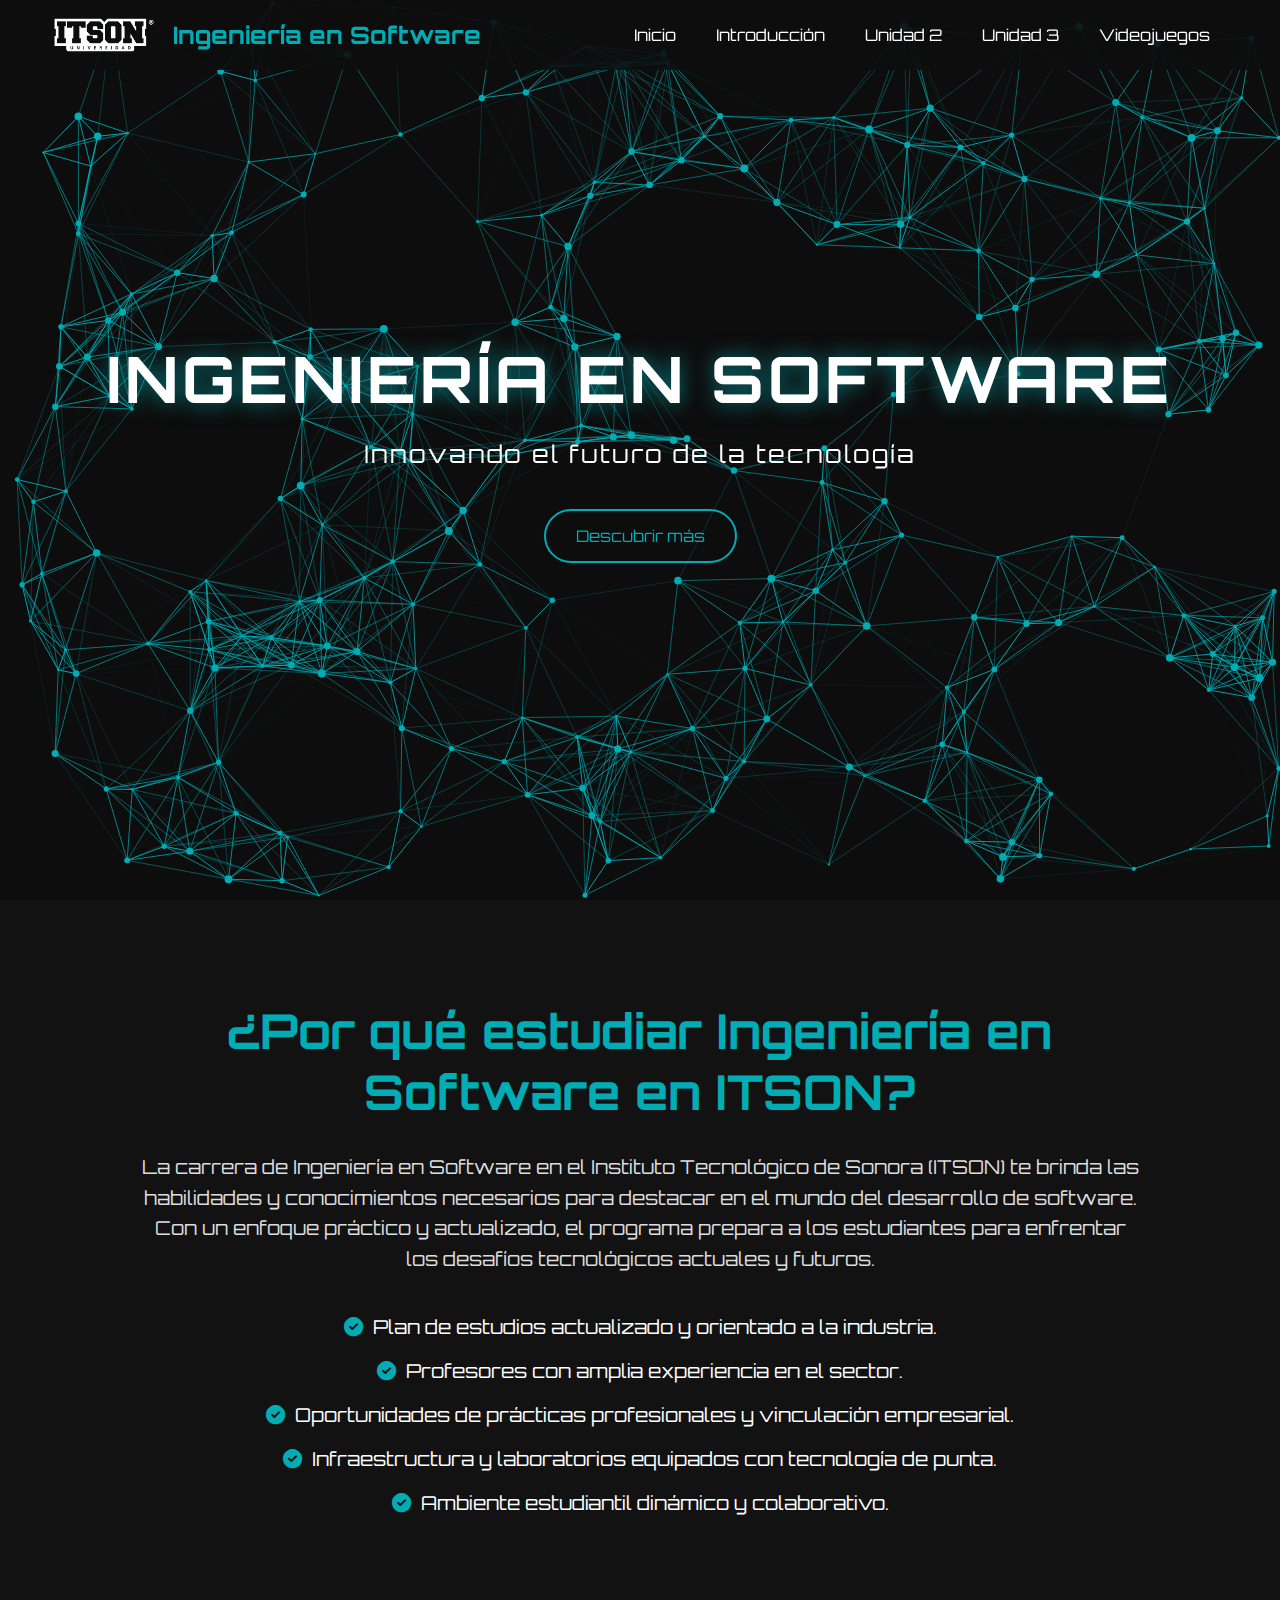
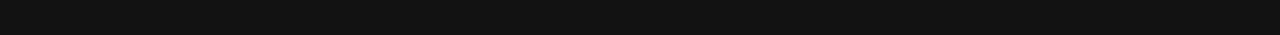
<file: index.html>
<!DOCTYPE html>
<html lang="es">
<head>
    <meta charset="UTF-8">
    <title>Ingeniería en Software - ITSON</title>
    <meta name="viewport" content="width=device-width, initial-scale=1.0">
    <!-- Enlaces a hojas de estilo y fuentes -->
    <link rel="stylesheet" href="css/Styles.css">
    <link rel="preconnect" href="https://fonts.googleapis.com">
    <!-- Fuente personalizada -->
    <link href="https://fonts.googleapis.com/css2?family=Orbitron:wght@500;700&display=swap" rel="stylesheet">
    <!-- Iconos -->
    <link rel="stylesheet" href="https://cdnjs.cloudflare.com/ajax/libs/font-awesome/6.0.0-beta3/css/all.min.css" />
</head>
<body>
    <!-- Menú de navegación -->
    <nav>
        <div class="logo">
            <img src="img/ItsonLogo.png" alt="Logo ITSON">
            Ingeniería en Software
        </div>
        <ul class="nav-links">
            <li><a href="#inicio" class="active">Inicio</a></li>
            <li><a href="Unidad1.html">Introducción</a></li>
            <li><a href="#unidad2">Unidad 2</a></li>
            <li><a href="#unidad3">Unidad 3</a></li>
            <li><a href="#videojuegos">Videojuegos</a></li>
        </ul>
        <div class="burger">
            <i class="fas fa-bars"></i>
        </div>
    </nav>

    <!-- Sección de inicio -->
    <section id="inicio" class="hero">
        <div class="hero-content">
            <h1>Ingeniería en Software</h1>
            <p>Innovando el futuro de la tecnología</p>
            <a href="#presentacion" class="btn">Descubrir más</a>
        </div>
        <!-- Canvas para el fondo animado -->
        <canvas id="backgroundCanvas"></canvas>
    </section>

    <!-- Sección de presentación -->
    <section id="presentacion" class="presentacion">
        <div class="container">
            <h2>¿Por qué estudiar Ingeniería en Software en ITSON?</h2>
            <p>
                La carrera de Ingeniería en Software en el Instituto Tecnológico de Sonora (ITSON) te brinda las habilidades y conocimientos necesarios para destacar en el mundo del desarrollo de software. Con un enfoque práctico y actualizado, el programa prepara a los estudiantes para enfrentar los desafíos tecnológicos actuales y futuros.
            </p>
            <ul>
                <li><i class="fas fa-check-circle"></i> Plan de estudios actualizado y orientado a la industria.</li>
                <li><i class="fas fa-check-circle"></i> Profesores con amplia experiencia en el sector.</li>
                <li><i class="fas fa-check-circle"></i> Oportunidades de prácticas profesionales y vinculación empresarial.</li>
                <li><i class="fas fa-check-circle"></i> Infraestructura y laboratorios equipados con tecnología de punta.</li>
                <li><i class="fas fa-check-circle"></i> Ambiente estudiantil dinámico y colaborativo.</li>
            </ul>
        </div>
    </section>

    <script src="js/script.js"></script>
</body>
</html>
</file>
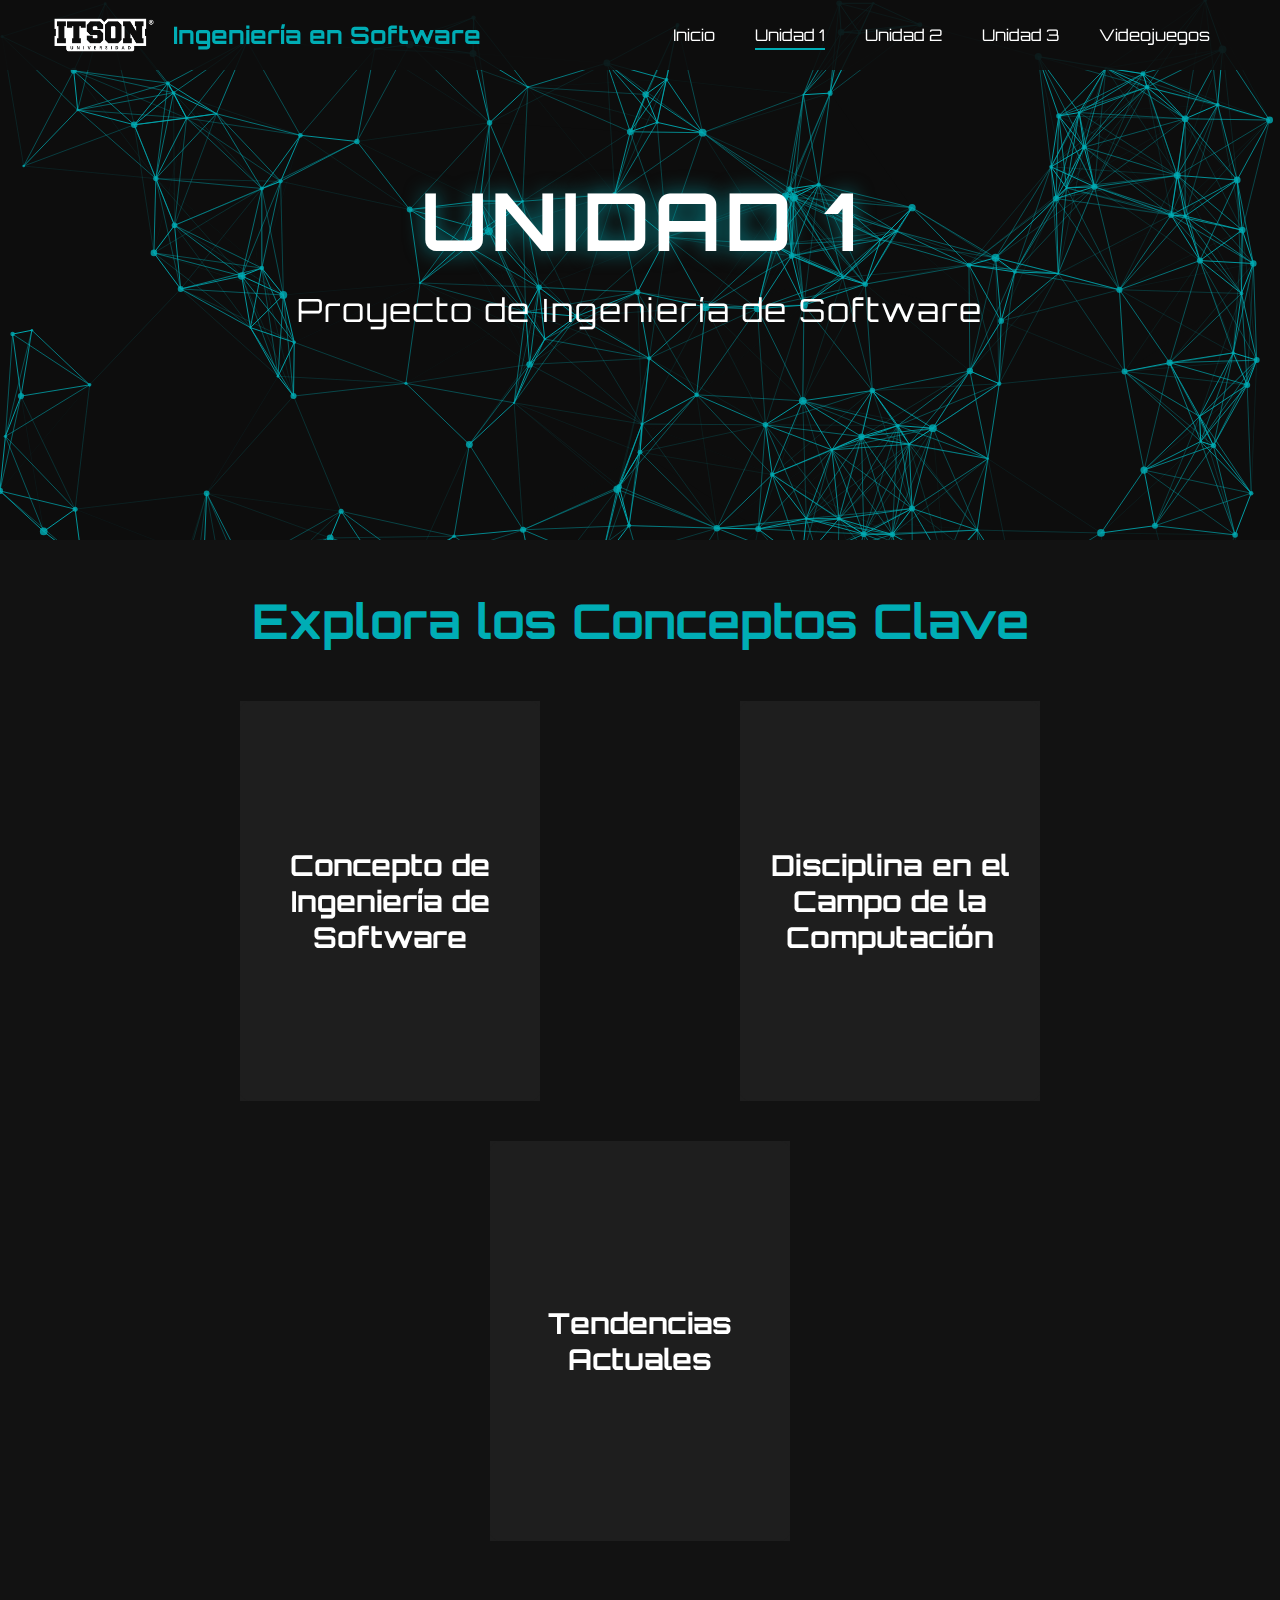
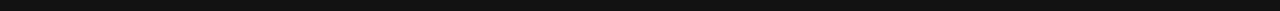
<file: Unidad1.html>
<!DOCTYPE html>
<html lang="es">
<head>
    <meta charset="UTF-8">
    <title>Unidad 1 - Ingeniería en Software</title>
    <meta name="viewport" content="width=device-width, initial-scale=1.0">
    <!-- Enlaces a hojas de estilo y fuentes -->
    <link rel="stylesheet" href="css/unidad1.css">
    <link rel="stylesheet" href="css/animations.css">
    <link rel="preconnect" href="https://fonts.googleapis.com">
    <!-- Fuente personalizada -->
    <link href="https://fonts.googleapis.com/css2?family=Orbitron:wght@500;700&display=swap" rel="stylesheet">
    <!-- Iconos -->
    <link rel="stylesheet" href="https://cdnjs.cloudflare.com/ajax/libs/font-awesome/6.0.0-beta3/css/all.min.css" />
</head>
<body>
    <!-- Menú de navegación -->
    <nav>
        <div class="logo">
            <img src="img/ItsonLogo.png" alt="Logo ITSON">
            Ingeniería en Software
        </div>
        <ul class="nav-links">
            <li><a href="index.html">Inicio</a></li>
            <li><a href="#" class="active">Unidad 1</a></li>
            <li><a href="#">Unidad 2</a></li>
            <li><a href="#">Unidad 3</a></li>
            <li><a href="#">Videojuegos</a></li>
        </ul>
        <div class="burger">
            <i class="fas fa-bars"></i>
        </div>
    </nav>

    <!-- Sección de contenido principal -->
    <main>
        <!-- Hero con nuevo fondo animado -->
        <section class="hero">
            <div class="hero-content">
                <h1>Unidad 1</h1>
                <p>Proyecto de Ingeniería de Software</p>
            </div>
            <!-- Canvas para el nuevo fondo animado -->
            <canvas id="backgroundCanvas"></canvas>
        </section>

        <!-- Sección de contenido mejorado -->
        <section class="content">
            <div class="container">
                <!-- Sección interactiva mejorada -->
                <div class="interactive-section">
                    <h2>Explora los Conceptos Clave</h2>
                    <div class="grid">
                        <!-- Tarjeta 1 -->
                        <div class="card" data-content="concepto">
                            <div class="card-front">
                                <h3>Concepto de Ingeniería de Software</h3>
                            </div>
                            <div class="card-back">
                                <p>
                                    La ingeniería de software es una disciplina formada por un conjunto de métodos, herramientas y técnicas utilizadas en el desarrollo de programas informáticos.
                                </p>
                                <button class="btn-more" data-modal="conceptoModal">Leer más</button>
                            </div>
                        </div>
                        <!-- Tarjeta 2 -->
                        <div class="card" data-content="disciplina">
                            <div class="card-front">
                                <h3>Disciplina en el Campo de la Computación</h3>
                            </div>
                            <div class="card-back">
                                <p>
                                    Aplica principios y técnicas de la informática, matemáticas y ingeniería para diseñar y mantener sistemas de software.
                                </p>
                                <button class="btn-more" data-modal="disciplinaModal">Leer más</button>
                            </div>
                        </div>
                        <!-- Tarjeta 3 -->
                        <div class="card" data-content="tendencias">
                            <div class="card-front">
                                <h3>Tendencias Actuales</h3>
                            </div>
                            <div class="card-back">
                                <p>
                                    Descubre las tendencias más relevantes en la Ingeniería de Software.
                                </p>
                                <button class="btn-more" data-modal="tendenciasModal">Explorar</button>
                            </div>
                        </div>
                    </div>
                </div>
            </div>
        </section>
    </main>

    <!-- Modales para contenido adicional -->
    <!-- Modal Concepto -->
    <div id="conceptoModal" class="modal">
        <div class="modal-content">
            <span class="close-btn">&times;</span>
            <h2>Concepto de Ingeniería de Software</h2>
            <p>
                La ingeniería de software es una disciplina formada por un conjunto de métodos, herramientas y técnicas que se utilizan en el desarrollo de los programas informáticos. Esta disciplina trasciende la actividad de programación, que es el pilar fundamental a la hora de crear una aplicación.
            </p>
            <p>
                Dentro del ámbito de la ingeniería de software, es fundamental entender que el software no es un conjunto uniforme, sino que se puede clasificar en diversas categorías según su propósito y funcionalidad.
            </p>
            <p>
                Las principales categorías de software incluyen el software de sistema, el software de aplicación y el software de programación. Cada uno de estos tipos desempeña un rol crucial en el ecosistema informático.
            </p>
            <p class="reference">
                Fuente: <a href="https://definicion.de/ingenieria-de-software/" target="_blank">Definición.de - Ingeniería de Software</a>
            </p>
        </div>
    </div>

    <!-- Modal Disciplina -->
    <div id="disciplinaModal" class="modal">
        <div class="modal-content">
            <span class="close-btn">&times;</span>
            <h2>Disciplina de Ingeniería de Software en el Campo de la Computación</h2>
            <p>
                La ingeniería de software es un campo multidisciplinar que aplica principios y técnicas de la informática, las matemáticas y la ingeniería para diseñar, desarrollar y mantener sistemas de software.
            </p>
            <p>
                En esencia, es el enfoque sistemático para construir soluciones de software de alta calidad que satisfagan los requisitos específicos del usuario.
            </p>
            <p class="reference">
                Fuente: <a href="https://cultura-informatica.com/que-es-la-ingenieria-de-software/" target="_blank">Cultura Informática - ¿Qué es la Ingeniería de Software?</a>
            </p>
        </div>
    </div>

    <!-- Modal Tendencias -->
    <div id="tendenciasModal" class="modal">
        <div class="modal-content">
            <span class="close-btn">&times;</span>
            <h2>Tendencias en la Ingeniería de Software</h2>
            <ul class="tendencias-list">
                <li><strong>Desarrollo Ágil:</strong> Métodos como Scrum y Kanban promueven la flexibilidad y la colaboración continua entre equipos.</li>
                <li><strong>DevOps:</strong> Integración de desarrollo y operaciones para mejorar la eficiencia mediante automatización y colaboración.</li>
                <li><strong>Inteligencia Artificial:</strong> Uso de IA para mejorar procesos de desarrollo como detección de errores y análisis de código.</li>
                <!-- Añade los demás puntos aquí -->
            </ul>
            <p class="reference">
                Fuente: <a href="https://www.ituser.es/it-trends/2023/08/principales-tendencias-tecnologicas-en-ingenieria-de-software-para-2024" target="_blank">IT Trends - Tendencias Tecnológicas en Ingeniería de Software para 2024</a>
            </p>
        </div>
    </div>

    <!-- Scripts -->
    <script src="js/unidad1.js"></script>
</body>
</html>
</file>
<file: css/Styles.css>
/* Estilos globales */
* {
    margin: 0;
    padding: 0;
    box-sizing: border-box;
}

body {
    font-family: 'Orbitron', sans-serif;
    background-color: #0d0d0d;
    color: #fff;
    overflow-x: hidden;
}

canvas {
    display: block;
    position: fixed;
    top: 0;
    left: 0;
    z-index: 1;
}

/* Menú de navegación */
nav {
    position: fixed;
    top: 0;
    width: 100%;
    height: 70px;
    background: rgba(13, 13, 13, 0.9);
    display: flex;
    justify-content: space-between;
    align-items: center;
    padding: 0 50px;
    z-index: 1000;
}
nav .logo {
    display: flex;
    align-items: center;
    font-size: 1.5rem;
    font-weight: 700;
    color: #00adb5;
    cursor: pointer;
}

nav .logo img {
    height: 50px;
    margin-right: 15px;
}

nav .nav-links {
    list-style: none;
    display: flex;
    align-items: center;
}

nav .nav-links li {
    margin: 0 20px;
}

nav .nav-links a {
    text-decoration: none;
    color: #fff;
    font-size: 1rem;
    position: relative;
}

nav .nav-links a::after {
    content: '';
    width: 0%;
    height: 2px;
    background: #00adb5;
    position: absolute;
    left: 0;
    bottom: -5px;
    transition: 0.3s;
}

nav .nav-links a:hover::after
nav .nav-links a.active::after {
    width: 100%;
}

nav .burger {
    display: none;
    cursor: pointer;
    font-size: 1.5rem;
    color: #fff;
}

/* Sección Hero */
.hero {
    height: 100vh;
    display: flex;
    align-items: center;
    justify-content: center;
    text-align: center;
    color: #fff;
    position: relative;
    overflow: hidden;
}

.hero-content {
    z-index: 2;
    animation: fadeInDown 2s ease-in-out;
}

.hero h1 {
    font-size: 4rem;
    margin-bottom: 20px;
    text-transform: uppercase;
    letter-spacing: 4px;
    text-shadow: 0 0 20px rgba(0, 173, 181, 0.7);
}

.hero p {
    font-size: 1.5rem;
    margin-bottom: 40px;
    letter-spacing: 2px;
}

.hero .btn {
    display: inline-block;
    padding: 15px 30px;
    background: transparent;
    border: 2px solid #00adb5;
    color: #00adb5;
    text-decoration: none;
    font-size: 1rem;
    border-radius: 50px;
    transition: background 0.3s, color 0.3s;
}

.hero .btn:hover {
    background: #00adb5;
    color: #0d0d0d;
}

/* Sección de presentación */
.presentacion {
    padding: 100px 50px;
    background-color: #121212;
    z-index: 2;
    position: relative;
}

.presentacion .container {
    max-width: 1000px;
    margin: 0 auto;
    text-align: center;
}

.presentacion h2 {
    font-size: 3rem;
    margin-bottom: 30px;
    color: #00adb5;
}

.presentacion p {
    font-size: 1.2rem;
    margin-bottom: 40px;
    line-height: 1.6;
    color: #ddd;
}

.presentacion ul {
    list-style: none;
    padding: 0;
}

.presentacion ul li {
    font-size: 1.2rem;
    margin-bottom: 20px;
    display: flex;
    align-items: center;
    justify-content: center;
    color: #fff;
}

.presentacion ul li i {
    color: #00adb5;
    margin-right: 10px;
}

/* Animaciones */
@keyframes fadeInDown {
    from {
        opacity: 0;
        transform: translateY(-50px);
    }
    to {
        opacity: 1;
        transform: translateY(0);
    }
}

/* Responsive */
@media screen and (max-width: 768px) {
    nav .nav-links {
        position: absolute;
        right: 0;
        height: 100vh;
        top: 70px;
        background: #0d0d0d;
        flex-direction: column;
        align-items: center;
        width: 50%;
        transform: translateX(100%);
        transition: transform 0.5s ease-in;
    }

    nav .nav-links li {
        margin: 20px 0;
    }

    nav .burger {
        display: block;
    }

    nav .nav-active {
        transform: translateX(0%);
    }

    .hero h1 {
        font-size: 3rem;
    }

    .presentacion h2 {
        font-size: 2.5rem;
    }

    .presentacion p, .presentacion ul li {
        font-size: 1rem;
    }
}
</file>
<file: css/unidad1.css>
/* Estilos globales */
* {
    margin: 0;
    padding: 0;
    box-sizing: border-box;
}

body {
    font-family: 'Orbitron', sans-serif;
    background-color: #0d0d0d;
    color: #fff;
    overflow-x: hidden;
}

canvas {
    display: block;
    position: fixed;
    top: 0;
    left: 0;
    z-index: 1;
}

/* Menú de navegación */
nav {
    position: fixed;
    top: 0;
    width: 100%;
    height: 70px;
    background: rgba(13, 13, 13, 0.9);
    display: flex;
    justify-content: space-between;
    align-items: center;
    padding: 0 50px;
    z-index: 1000;
}

nav .logo {
    display: flex;
    align-items: center;
    font-size: 1.5rem;
    font-weight: 700;
    color: #00adb5;
    cursor: pointer;
}

nav .logo img {
    height: 50px;
    margin-right: 15px;
}

nav .nav-links {
    list-style: none;
    display: flex;
    align-items: center;
}

nav .nav-links li {
    margin: 0 20px;
}

nav .nav-links a {
    text-decoration: none;
    color: #fff;
    font-size: 1rem;
    position: relative;
}

nav .nav-links a::after {
    content: '';
    width: 0%;
    height: 2px;
    background: #00adb5;
    position: absolute;
    left: 0;
    bottom: -5px;
    transition: 0.3s;
}

nav .nav-links a:hover::after,
nav .nav-links a.active::after {
    width: 100%;
}

nav .burger {
    display: none;
    cursor: pointer;
    font-size: 1.5rem;
    color: #fff;
}

/* Sección Hero */
.hero {
    height: 60vh;
    display: flex;
    align-items: center;
    justify-content: center;
    text-align: center;
    color: #fff;
    position: relative;
    overflow: hidden;
}

.hero-content {
    z-index: 2;
    animation: fadeInDown 2s ease-in-out;
}

.hero h1 {
    font-size: 5rem;
    margin-bottom: 20px;
    text-transform: uppercase;
    letter-spacing: 4px;
    text-shadow: 0 0 20px rgba(0, 173, 181, 0.7);
}

.hero p {
    font-size: 2rem;
    margin-bottom: 40px;
    letter-spacing: 2px;
}

/* Sección de contenido */
.content {
    padding: 50px;
    background-color: #121212;
    position: relative;
    z-index: 2;
}

.container {
    max-width: 1000px;
    margin: 0 auto;
}

/* Sección interactiva mejorada */
.interactive-section {
    text-align: center;
}

.interactive-section h2 {
    font-size: 3rem;
    margin-bottom: 30px;
    color: #00adb5;
}

.grid {
    display: flex;
    justify-content: space-around;
    flex-wrap: wrap;
}

.card {
    background-color: #1e1e1e;
    width: 300px;
    height: 400px;
    margin: 20px;
    perspective: 1000px;
    cursor: pointer;
}

.card .card-front,
.card .card-back {
    width: 100%;
    height: 100%;
    border-radius: 10px;
    backface-visibility: hidden;
    position: absolute;
    transition: transform 0.6s;
    display: flex;
    align-items: center;
    justify-content: center;
    padding: 20px;
}

.card .card-front {
    background-color: #1e1e1e;
    color: #fff;
}

.card .card-back {
    background-color: #00adb5;
    color: #0d0d0d;
    transform: rotateY(180deg);
}

.card:hover .card-front {
    transform: rotateY(180deg);
}

.card:hover .card-back {
    transform: rotateY(360deg);
}

.card h3 {
    font-size: 1.8rem;
    text-align: center;
}

.card p {
    font-size: 1.2rem;
    text-align: center;
}

.btn-more {
    margin-top: 20px;
    padding: 10px 20px;
    background-color: #0d0d0d;
    color: #00adb5;
    border: 2px solid #00adb5;
    border-radius: 50px;
    cursor: pointer;
    text-decoration: none;
    font-size: 1rem;
    transition: background 0.3s, color 0.3s;
}

.btn-more:hover {
    background-color: #00adb5;
    color: #0d0d0d;
}

/* Modales */
.modal {
    display: none;
    position: fixed;
    z-index: 1001;
    left: 0;
    top: 0;
    width: 100%;
    height: 100%;
    overflow: auto;
    background-color: rgba(13, 13, 13, 0.9);
}

.modal-content {
    background-color: #1e1e1e;
    margin: 10% auto;
    padding: 20px;
    border: 1px solid #00adb5;
    width: 80%;
    border-radius: 10px;
    position: relative;
    color: #ddd;
}

.close-btn {
    color: #aaa;
    position: absolute;
    top: 15px;
    right: 25px;
    font-size: 2rem;
    cursor: pointer;
}

.close-btn:hover {
    color: #fff;
}

.modal h2 {
    margin-bottom: 20px;
    color: #00adb5;
}

.modal p {
    margin-bottom: 15px;
    line-height: 1.6;
}

.modal .reference {
    font-size: 0.9rem;
    color: #aaa;
}

.modal .reference a {
    color: #00adb5;
    text-decoration: none;
}

.modal .reference a:hover {
    text-decoration: underline;
}

/* Animaciones */
@keyframes fadeInDown {
    from {
        opacity: 0;
        transform: translateY(-50px);
    }
    to {
        opacity: 1;
        transform: translateY(0);
    }
}

/* Responsive */
@media screen and (max-width: 768px) {
    nav .nav-links {
        position: absolute;
        right: 0;
        height: 100vh;
        top: 70px;
        background: #0d0d0d;
        flex-direction: column;
        align-items: center;
        width: 100%;
        transform: translateX(100%);
        transition: transform 0.5s ease-in;
    }

    nav .nav-links li {
        margin: 20px 0;
    }

    nav .burger {
        display: block;
    }

    nav .nav-active {
        transform: translateX(0%);
    }

    .hero h1 {
        font-size: 3rem;
    }

    .hero p {
        font-size: 1.2rem;
    }

    .interactive-section h2 {
        font-size: 2.5rem;
    }

    .grid {
        flex-direction: column;
        align-items: center;
    }

    .card {
        width: 90%;
        height: 300px;
    }
}
</file>
<file: css/animations.css>
/* Animaciones de las tarjetas */
.card .card-front,
.card .card-back {
    transition: transform 0.6s cubic-bezier(0.36, 0.55, 0.19, 1);
}

.card:hover .card-front {
    transform: rotateY(-180deg);
}

.card:hover .card-back {
    transform: rotateY(0);
}

/* Animación de aparición de los modales */
.modal-content {
    animation: modalFadeIn 0.5s;
}

@keyframes modalFadeIn {
    from {
        opacity: 0;
        transform: translateY(-50px);
    }
    to {
        opacity: 1;
        transform: translateY(0);
    }
}
</file>
